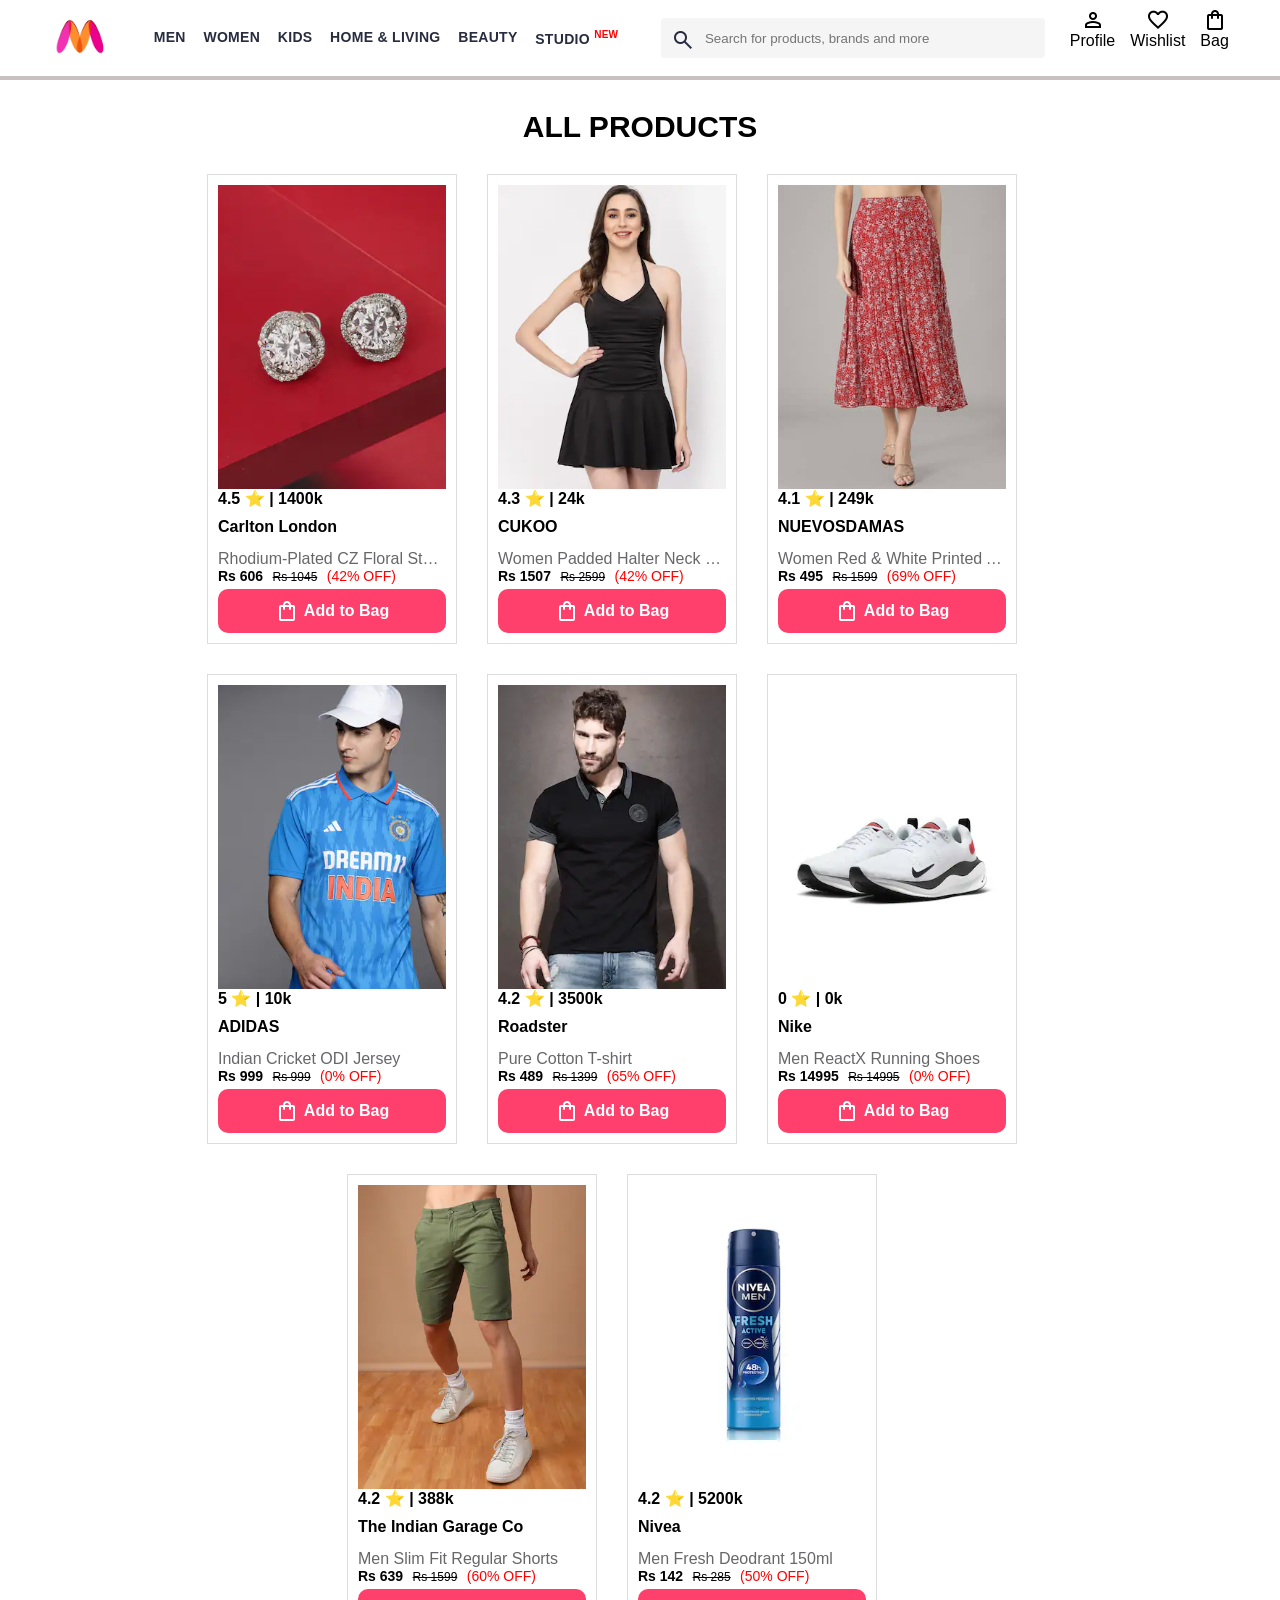
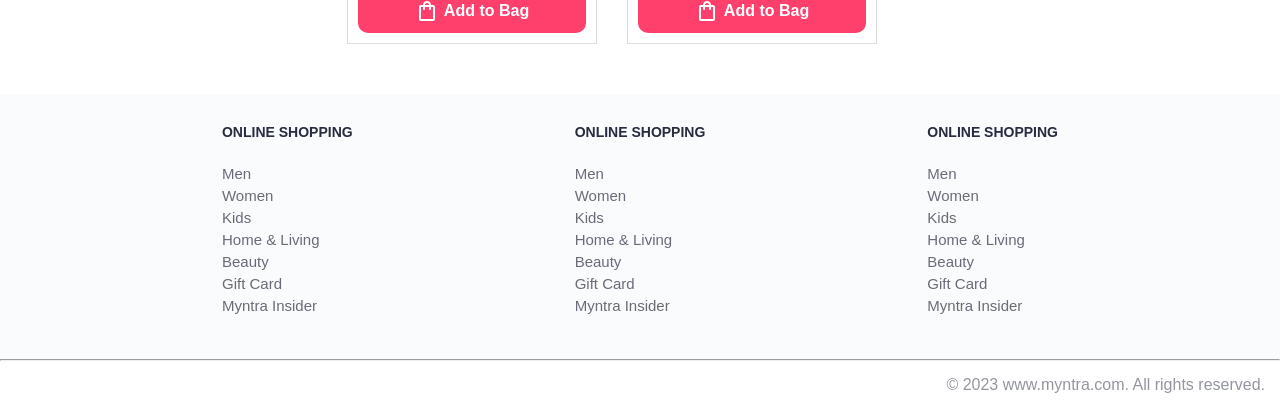
<file: index.html>
<!DOCTYPE html>
<html lang="en">
<head>
  <meta charset="UTF-8">
  <meta name="viewport" content="width=device-width, initial-scale=1.0">
  <title>Myntra Clone</title>
  <link rel="website icon" href=".myntra_logo.webp">
  <link rel="stylesheet" href="style.css">
  <link rel="stylesheet" href="https://fonts.googleapis.com/css2?family=Material+Symbols+Outlined:opsz,wght,FILL,GRAD@20..48,100..700,0..1,-50..200" />

</head>
<body>
  <header>
    <div class="logo_container">
      <a href="#"><img class="myntra_home" src="myntra_logo.webp" alt="Myntra Home"></a>
    </div>
    <div class="nav_bar">
      <a href="#" id="men">Men</a>
      <a href="#" id="women">Women</a>
      <a href="#" id="kids">Kids</a>
      <a href="#" id="homeLiving">Home & Living</a>
      <a href="#" id="beauty">Beauty</a>
      <a href="#" id="studio">Studio <sup>New</sup></a>
    </div>
    <div class="search_bar">
      <span class="material-symbols-outlined search_icon">search</span>
      <input class="search_input" placeholder="Search for products, brands and more">
    </div>
    <div class="action_bar">
      <div class="action_container">
        <span class="material-symbols-outlined"> person</span>
        <span class="action_name">Profile</span>
    </div>

    <div class="action_container">
        <span class="material-symbols-outlined action_icon">favorite</span>
        <span class="action_name">Wishlist</span>
    </div>

    <a class="action_container" href="bag.html">
      <span class="material-symbols-outlined action_icon">shopping_bag</span>
      <span class="action_name">Bag</span>
      <div class="bag-item-count">0</div>
  </a>
  </header>
  <main>
    <h1>ALL PRODUCTS</h1>
    <div class="items-container">
    </div>
  </main>
  <footer>
    <div class="footer_container">
        <div class="footer_column">
          <h3>ONLINE SHOPPING</h3>

          <a href="#">Men</a>
          <a href="#">Women</a>
          <a href="#">Kids</a>
          <a href="#">Home & Living</a>
          <a href="#">Beauty</a>
          <a href="#">Gift Card</a>
          <a href="#">Myntra Insider</a>
      </div>

      <div class="footer_column">
          <h3>ONLINE SHOPPING</h3>

          <a href="#">Men</a>
          <a href="#">Women</a>
          <a href="#">Kids</a>
          <a href="#">Home & Living</a>
          <a href="#">Beauty</a>
          <a href="#">Gift Card</a>
          <a href="#">Myntra Insider</a>
      </div>

      <div class="footer_column">
          <h3>ONLINE SHOPPING</h3>

          <a href="#">Men</a>
          <a href="#">Women</a>
          <a href="#">Kids</a>
          <a href="#">Home & Living</a>
          <a href="#">Beauty</a>
          <a href="#">Gift Card</a>
          <a href="#">Myntra Insider</a>
      </div>
    </div>
    <hr>

        <div class="copyright">
            © 2023 www.myntra.com. All rights reserved.
        </div>
  </footer>
  <script src="items.js"></script>
  <script src="script.js"></script>
  <script src="bag.js"></script>
</body>
</html>
</file>
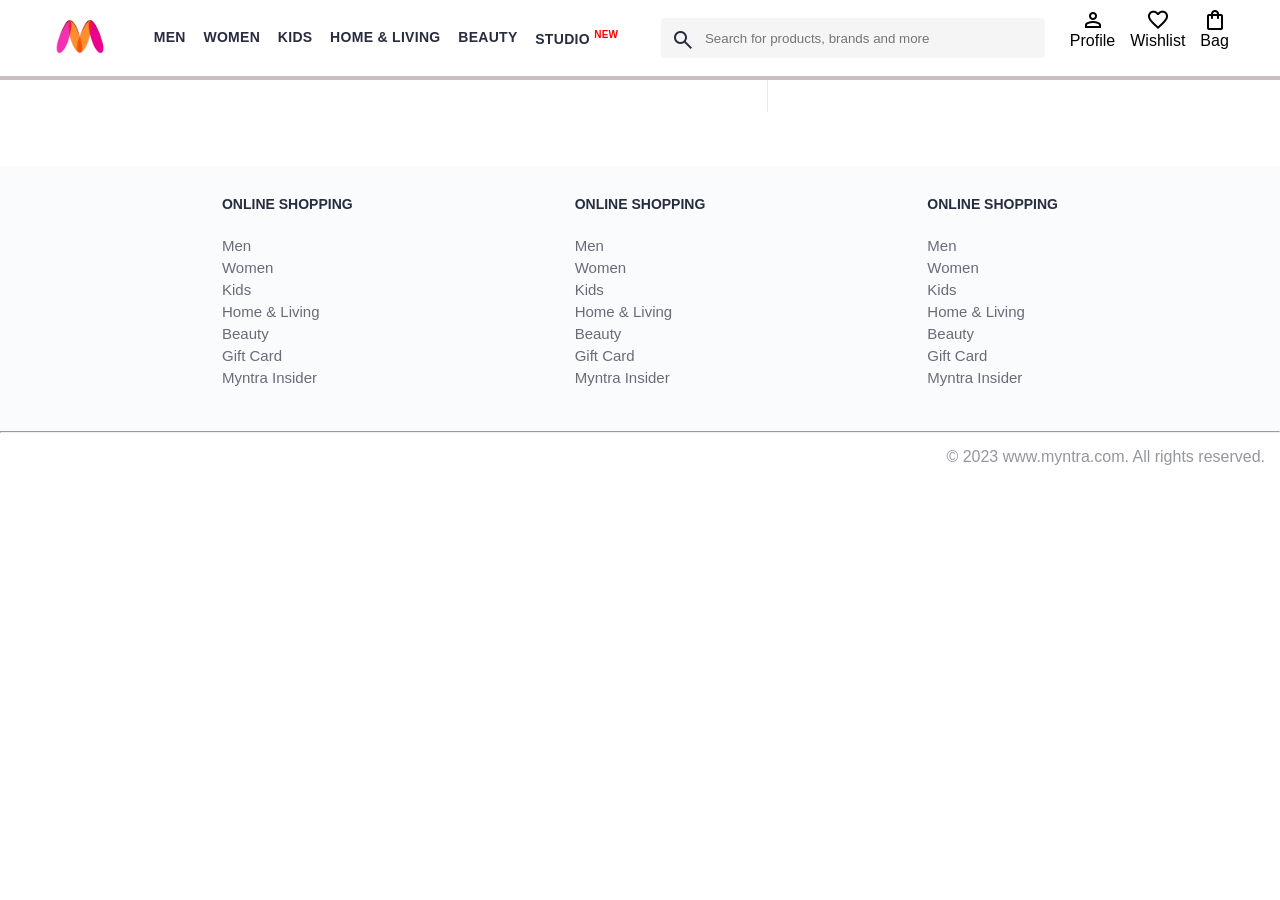
<file: bag.html>
<!DOCTYPE html>
<html lang="en">
<head>
  <meta charset="UTF-8">
  <meta name="viewport" content="width=device-width, initial-scale=1.0">
  <title>Myntra Clone</title>
  <link rel="stylesheet" href="style.css">
  <link rel="stylesheet" href="https://fonts.googleapis.com/css2?family=Material+Symbols+Outlined:opsz,wght,FILL,GRAD@20..48,100..700,0..1,-50..200" />
 
</head>
<body>
  <header>
    <div class="logo_container">
      <a href="#"><img class="myntra_home" src="myntra_logo.webp" alt="Myntra Home"></a>
    </div>
    <div class="nav_bar">
      <a href="index.html" id="men">Men</a>
      <a href="index.html" id="women">Women</a>
      <a href="index.html" id="kids">Kids</a>
      <a href="index.html" id="homeLiving">Home & Living</a>
      <a href="index.html" id="beauty">Beauty</a>
      <a href="index.html" id="studio">Studio <sup>New</sup></a>
    </div>
    <div class="search_bar">
      <span class="material-symbols-outlined search_icon">search</span>
      <input class="search_input" placeholder="Search for products, brands and more">
    </div>
    <div class="action_bar">
      <div class="action_container">
        <span class="material-symbols-outlined"> person</span>
        <span class="action_name">Profile</span>
    </div>

    <div class="action_container">
        <span class="material-symbols-outlined action_icon">favorite</span>
        <span class="action_name">Wishlist</span>
    </div>

    <a class="action_container" href="bag.html">
      <span class="material-symbols-outlined action_icon">shopping_bag</span>
      <span class="action_name">Bag</span>
      <div class="bag-item-count">0</div>
  </a>
  </header>
  <main>
    <div class="bag-page">
      <div class="bag-items-container">
        
      </div>
      <div class="bag-summary">
        
      </div>

    </div>
  </main>
  <footer>
    <div class="footer_container">
        <div class="footer_column">
          <h3>ONLINE SHOPPING</h3>

          <a href="#">Men</a>
          <a href="#">Women</a>
          <a href="#">Kids</a>
          <a href="#">Home & Living</a>
          <a href="#">Beauty</a>
          <a href="#">Gift Card</a>
          <a href="#">Myntra Insider</a>
      </div>

      <div class="footer_column">
          <h3>ONLINE SHOPPING</h3>

          <a href="#">Men</a>
          <a href="#">Women</a>
          <a href="#">Kids</a>
          <a href="#">Home & Living</a>
          <a href="#">Beauty</a>
          <a href="#">Gift Card</a>
          <a href="#">Myntra Insider</a>
      </div>

      <div class="footer_column">
          <h3>ONLINE SHOPPING</h3>

          <a href="#">Men</a>
          <a href="#">Women</a>
          <a href="#">Kids</a>
          <a href="#">Home & Living</a>
          <a href="#">Beauty</a>
          <a href="#">Gift Card</a>
          <a href="#">Myntra Insider</a>
      </div>
    </div>
    <hr>

        <div class="copyright">
            © 2023 www.myntra.com. All rights reserved.
        </div>
  </footer>
  <script src="items.js"></script>
  <script src="script.js"></script>
  <script src="bag.js"></script> 
</body>
</html>
</file>
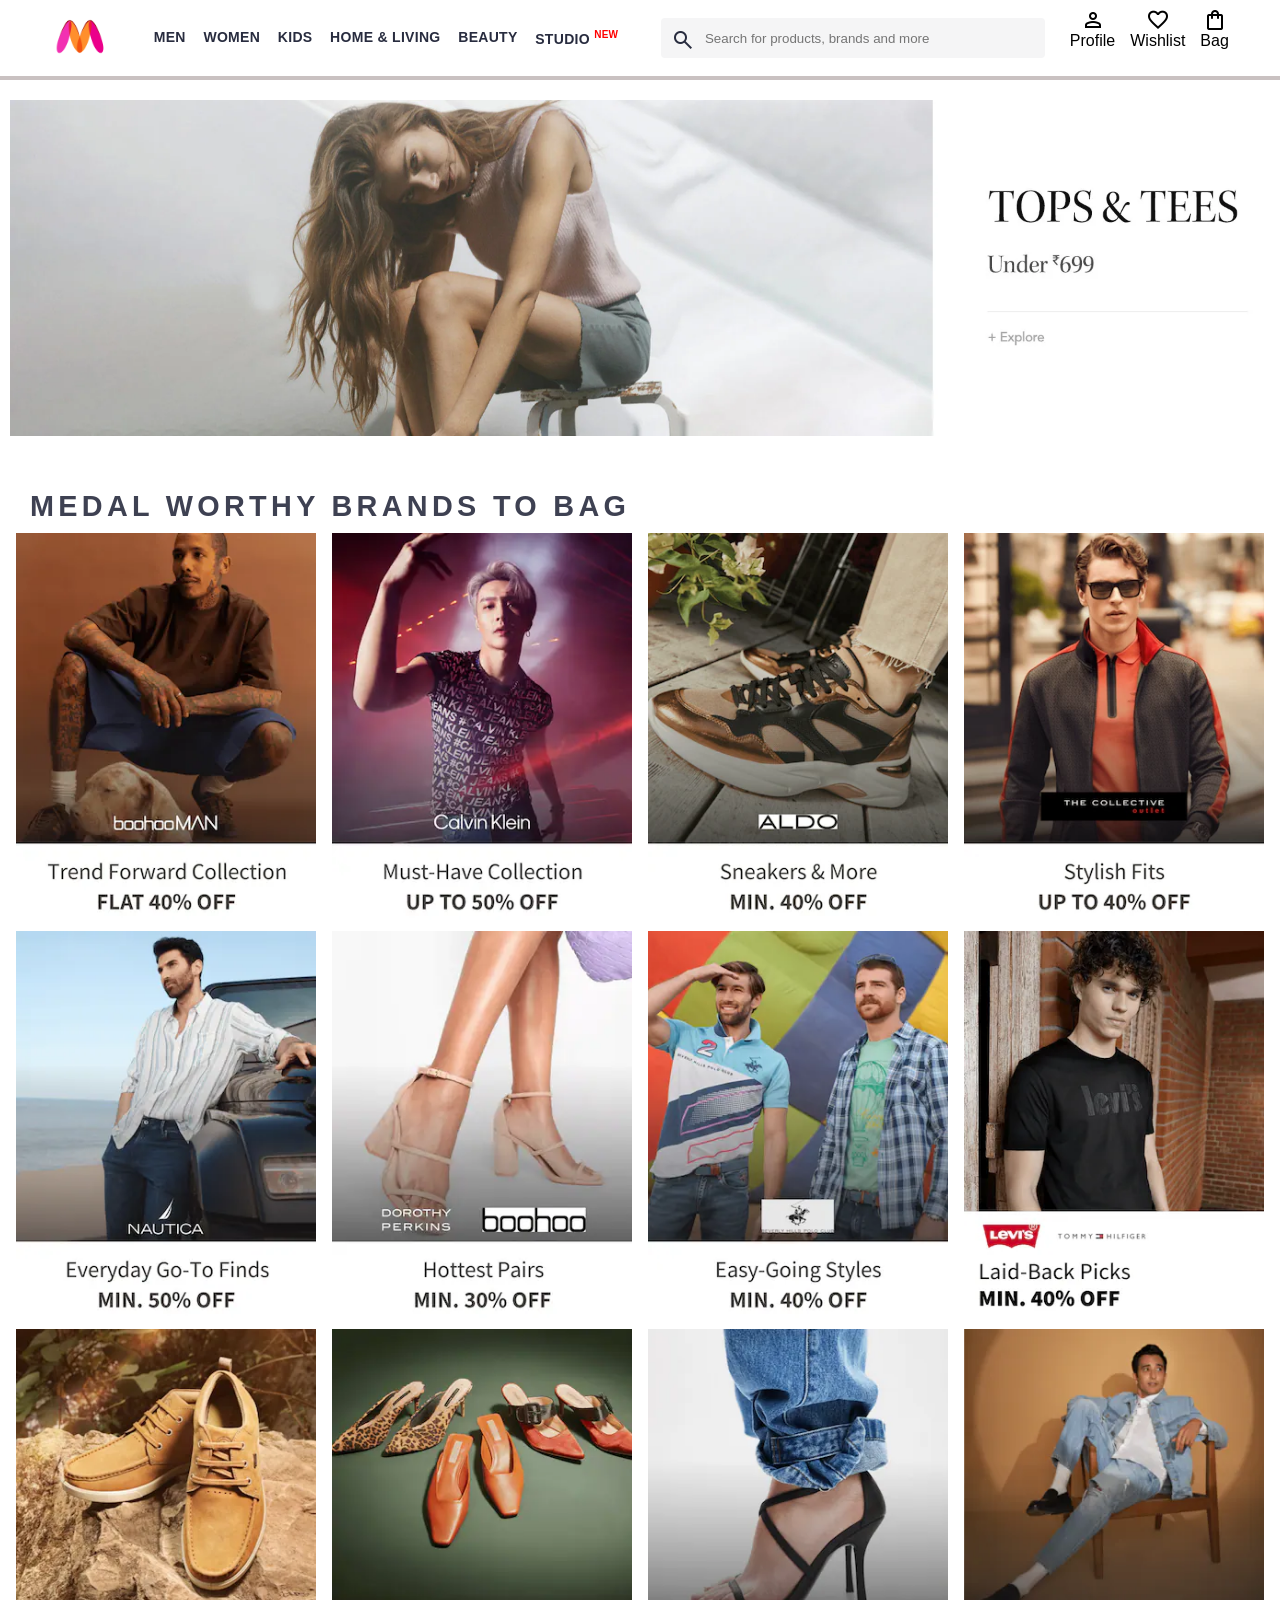
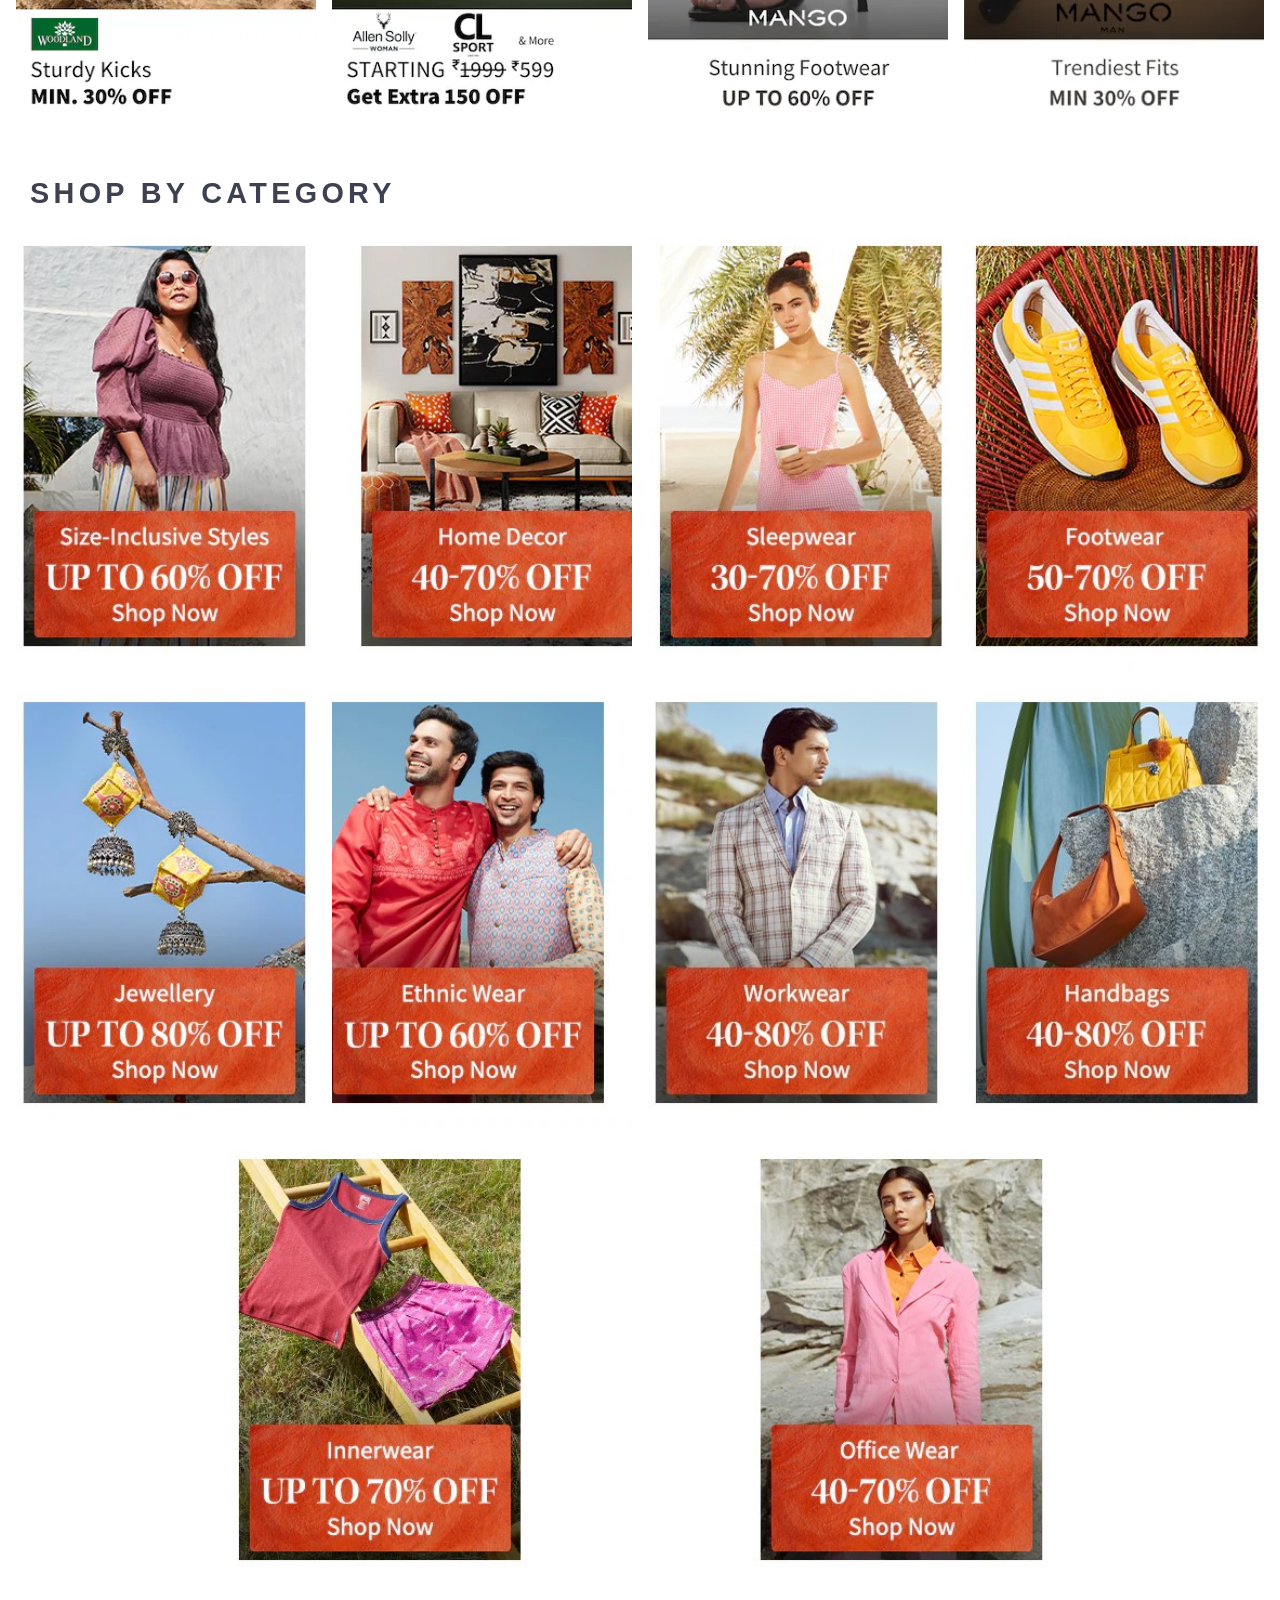
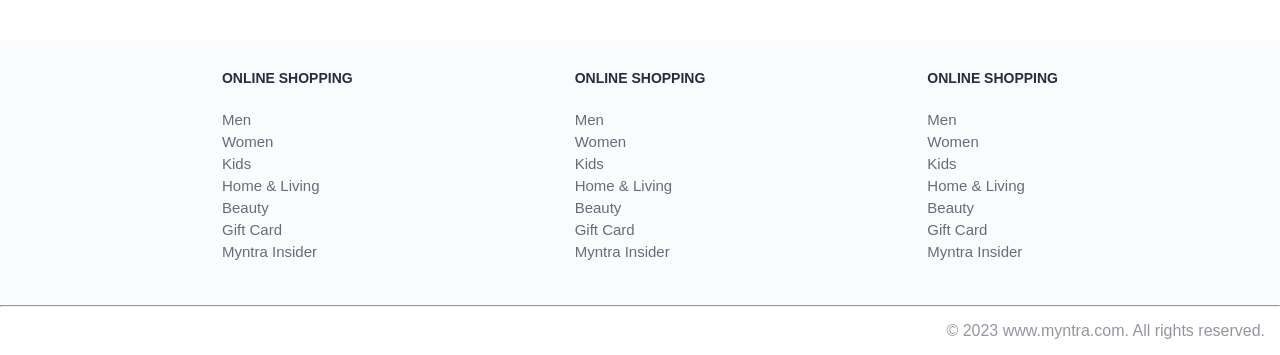
<file: myntra.html>
<!DOCTYPE html>
<html lang="en">
<head>
  <meta charset="UTF-8">
  <meta name="viewport" content="width=device-width, initial-scale=1.0">
  <title>Myntra Clone</title>
  <link rel="webpage icon" href=".myntra_logo.webp">
  <link rel="stylesheet" href="style.css">
  <link rel="stylesheet" href="https://fonts.googleapis.com/css2?family=Material+Symbols+Outlined:opsz,wght,FILL,GRAD@20..48,100..700,0..1,-50..200" />

</head>
<body>
  <header>
    <div class="logo_container">
      <a href="#"><img class="myntra_home" src="myntra_logo.webp" alt="Myntra Home"></a>
    </div>
    <div class="nav_bar">
      <a href="sample.html" id="men">Men</a>
      <a href="sample.html" id="women">Women</a>
      <a href="sample.html" id="kids">Kids</a>
      <a href="sample.html" id="homeLiving">Home & Living</a>
      <a href="sample.html" id="beauty">Beauty</a>
      <a href="" id="studio">Studio <sup>New</sup></a>
    </div>
    <div class="search_bar">
      <span class="material-symbols-outlined search_icon">search</span>
      <input class="search_input" placeholder="Search for products, brands and more">
    </div>
    <div class="action_bar">
      <div class="action_container">
        <span class="material-symbols-outlined"> person</span>
        <span class="action_name">Profile</span>
      </div>

      <div class="action_container">
        <span class="material-symbols-outlined action_icon">favorite</span>
        <span class="action_name">Wishlist</span>
      </div>

       <a class="action_container" href="bag.html">
        <span class="material-symbols-outlined action_icon">shopping_bag</span>
        <span class="action_name">Bag</span>
        <div class="bag-item-count">0</div>
      </a>
    </div>
  </header>
  <main>
    
    <div class="banner_container">
      <img class="banner_image" src="banner2.jpg" alt="Main Banner">
    </div>
    <div class="category_heading">MEDAL WORTHY BRANDS TO BAG</div>
    <div class="category_items">
            <a href="#"><img class="sale_item" src="offers/1.png"></a>
            <a href="#"><img class="sale_item" src="offers/2.png"></a>
            <a href="#"><img class="sale_item" src="offers/3.png"></a>
            <a href="#"><img class="sale_item" src="offers/4.png"></a>
            <a href="#"><img class="sale_item" src="offers/5.png"></a>
            <a href="#"><img class="sale_item" src="offers/6.png"></a>
            <a href="#"><img class="sale_item" src="offers/7.png"></a>
            <a href="#"><img class="sale_item" src="offers/8.png"></a>
            <a href="#"><img class="sale_item" src="offers/9.png"></a>
            <a href="#"><img class="sale_item" src="offers/10.png"></a>
            <a href="#"><img class="sale_item" src="offers/11.png"></a>
            <a href="#"><img class="sale_item" src="offers/12.png"></a>
    </div>

    <div class="category_heading">SHOP BY CATEGORY</div>
    <div class="category_items">
          <a href="#"><img class="sale_item" src="categories/1.jpg"></a>
          <a href="#"><img class="sale_item" src="categories/2.jpg"></a>
          <a href="#"><img class="sale_item" src="categories/3.jpg"></a>
          <a href="#"><img class="sale_item" src="categories/4.jpg"></a>
          <a href="#"><img class="sale_item" src="categories/5.jpg"></a>
          <a href="#"><img class="sale_item" src="categories/6.jpg"></a>
          <a href="#"><img class="sale_item" src="categories/7.jpg"></a>
          <a href="#"><img class="sale_item" src="categories/8.jpg"></a>
          <a href="#"><img class="sale_item" src="categories/9.jpg"></a>
          <a href="#"><img class="sale_item" src="categories/10.jpg"></a>
    </div>
  </main>
  <footer>
    <div class="footer_container">
        <div class="footer_column">
          <h3>ONLINE SHOPPING</h3>

          <a href="#">Men</a>
          <a href="#">Women</a>
          <a href="#">Kids</a>
          <a href="#">Home & Living</a>
          <a href="#">Beauty</a>
          <a href="#">Gift Card</a>
          <a href="#">Myntra Insider</a>
      </div>

      <div class="footer_column">
          <h3>ONLINE SHOPPING</h3>

          <a href="#">Men</a>
          <a href="#">Women</a>
          <a href="#">Kids</a>
          <a href="#">Home & Living</a>
          <a href="#">Beauty</a>
          <a href="#">Gift Card</a>
          <a href="#">Myntra Insider</a>
      </div>

      <div class="footer_column">
          <h3>ONLINE SHOPPING</h3>

          <a href="#">Men</a>
          <a href="#">Women</a>
          <a href="#">Kids</a>
          <a href="#">Home & Living</a>
          <a href="#">Beauty</a>
          <a href="#">Gift Card</a>
          <a href="#">Myntra Insider</a>
      </div>
    </div>
    <hr>
     <div class="copyright">
            © 2023 www.myntra.com. All rights reserved.
      </div>
  </footer>
  <script src="items.js"></script>
  <script src="script.js"></script>
  <script src="bag.js"></script>
</body>
</html>
</file>
<file: style.css>
*{
  margin: 0;
  padding: 0;
  font-family: Assistant,-apple-system,BlinkMacSystemFont,Segoe UI,Roboto,Helvetica,Arial,sans-serif;
  box-sizing: border-box;
}
header{
  display: flex;
  background-color: rgb(255, 255, 255);
  height: 80px;
  justify-content: space-between;
  align-items: center;
  border-bottom: 4px solid #c9c1c1;
}
.myntra_home{
  height: 45px;
}
.logo_container{
  margin-left: 4%;
}
.action_bar{
  margin-right: 4%;
}
.nav_bar {
  display: flex;
  min-width: 500px;
  justify-content: space-evenly;
}
.nav_bar a{
  font-size: 14px;
    letter-spacing: .3px;
    color: #282c3f;
    font-weight: 700;
    text-transform: uppercase;
    text-decoration: none;
    padding: 28px 0;
}
.nav_bar a:hover {
    border-bottom: 4px solid #f54e77;
}

.nav_bar a sup{
  font-size: 10px;
  color: red;
}
.search_bar{
  min-width: 200px;
  height: 40px;
  width: 30%;
  display: flex;
  align-items: center;
}
.search_icon {
  box-sizing: content-box;
  height: 20px;
  padding: 10px;
  background-color: #f5f5f6;
  color: #282c3f;
  font-weight: 300;
  border-radius: 4px 0 0 4px;
}
.search_input {
  color: #696e79;
  background-color: #f5f5f6;
  flex-grow: 1;
  height: 40px;
  border: 0;
  border-radius: 0 4px 4px 0;
}
.action_bar{
  display: flex;
  gap: 15px;
  justify-content: space-evenly;
}
.action_container{
  display: flex;
    flex-direction: column;
    align-items: center;
}
.banner_container {
  margin-top: 20px;
  width: 100%;
}
.banner_image {
  margin-left: 10px;
  margin-right: 10px;
  width: 100%;
  object-fit: cover;
}
.category_heading {
  text-transform: uppercase;
  color: #3e4152;
  letter-spacing: .15em;
  font-size: 1.8em;
  margin: 50px 0 10px 30px;
  max-height: 5em;
  font-weight: 700;
}
.category_items {
  display: flex;
  flex-wrap: wrap;
  justify-content: space-evenly;
}
.sale_item {
  width: 300px;
}
.footer_container {
  margin-top: 50px;
  padding: 30px 0px 40px 0px;
  background: #FAFBFC;
  display: flex;
  justify-content: space-evenly;
}
.footer_column {
  display: flex;
  flex-direction: column;
}
.footer_column h3 {
  color: #282c3f;
  font-size: 14px;
  margin-bottom: 25px;
}
.footer_column a {
  color: #696b79;
  font-size: 15px;
  text-decoration: none;
  padding-bottom: 5px;
}
.copyright {
  color: #94969f;
  text-align: end;
  padding: 15px;
}

/*bag*/
.bag-item-count{
  background-color: red;
  position: relative;
  top: -44px;
  left:13px;
  text-align: center;
  line-height: 18px;
  padding: 0 6px;
  border-radius: 50%;
  font-size: 12px;
  color: white;
  font-weight: 700;
  cursor: pointer;
}
a.action_container{
  text-decoration: none;
  color: black;
}
/* products*/
h1{
  text-align: center;
  font-weight: 900;
  font-size: 30px;
  margin-top: 30px;
  margin-bottom: 30px;
}
.items-container{
  margin-left: 100px;
    width: 80%;
    display: flex;
    flex-wrap: wrap;
    align-items: center;
    justify-content: center;
    gap: 30px;
}
.item-container{
  width: 250px; 
  box-sizing: border-box;
  padding: 10px;
  border: 1px solid #ddd;
  display: flex;
  flex-direction: column;
  justify-content: space-between;
}
.item-image{
  width: 100%;
}
.rating{
  font-weight: 700;
}
.company-name{
  margin-top: 10px;
  font-weight: 700;
  font-size: 16px;
}
.item-name{
  font-weight: 400;
  font-size: 16px;
  color: #676769;
  line-height: 1;
  overflow: hidden;
  text-overflow: ellipsis;
  white-space: nowrap;
  margin-top: 15px;
}
.price{
  line-height: 18px;
}
.current-price{
  font-weight: 700;
  font-size: 14px;
}
.original-price{
  margin-left: 5px;
  font-weight: 400;
  font-size: 12px;
  text-decoration:line-through ;
}
.discount{
  margin-left: 5px;
  font-weight: 400;
  font-size: 14px;
  color: red;
}
.add-to-cart{
  display: flex;
  align-items: center;
  justify-content: center;
  margin-top: 3px;
  width: 100%;
  border-radius: 10px;
  font-size: 16px;
  font-weight: 700;
  background-color: rgb(255, 63, 108);
  cursor: pointer;
  color: white;
  padding: 10px;
  border: none;
}
.leftbag{
  margin-right: 5px;
}

/*bag*/
.bag-page{
  width: 75%;
  margin-left: 12%;
}
.bag-items-container{
  display: inline-block;
  width: 64%;
  padding-right: 20px;
  border-right: 1px solid #eaeaec;
  padding-top: 32px;
  color: #282c3f;
  font-size: 13px;
  line-height: 1.42857143;
}
.bag-item-container{
  margin-bottom: 8px;
  background: #fff;
  font-size: 14px;
  border: 1px solid #eaeaec;
  border-radius: 4px;
  position: relative;
  padding: 12px 12px 0;
}

.item-left-part{
  position: absolute;
  background: rgb(255, 242, 223);
  height: 148px;
  width: 111px;

}
.bag-item-img{
  width: 100%;
}
.item-right-part{
  padding-left: 12px;
  position: relative;
  min-height: 148px;
  margin-left: 111px;
  margin-bottom: 12px;
}
.return-period{
  display: inline-flex;
  font-size: 14px;
  padding-top: 8px;
}
.return-period-days{
  font-weight: 700;
  margin-right: 4px;
}
.delivery-details{
  margin-top: 5px;
  color: #282c3f;
  font-size: 12px;
  letter-spacing: -.1px;
  margin-bottom: 8px;
  line-height: 15px;
}
.delivery-details-days{
  color: #03a685;
}
.remove-from-cart{
  position: absolute;
  top: 0;
  right: 18px;
  font-size: 25px;
  width: 14px;
  height: 14px;
  cursor: pointer;
}
/*summary */
.bag-summary{
  vertical-align: top;
  display: inline-block;
  width: 35%;
  padding: 24px 0 0 16px;
  color: #282c3f;
  font-size: 13px;
  line-height: 1.42857143;
}
.bag-details-container{
  margin-bottom: 16px;
}
.price-header{
  font-size: 12px;
  font-weight: 700;
  margin: 24px 0 16px;
  color: #535766;
}
.price-item{
  margin-bottom: 12px;
  line-height: 16px;
  font-size: 14px;
  color: #282c3f;
}
.price-item-value{
  float: right;
}
.priceDetail-base-discount{
  color: #03a685;
}
.price-footer{
  font-weight: 700;
  font-size: 15px;
  padding-top: 16px;
  border-top: 1px solid #eaeaec;
  color: #3e4152;
  line-height: 16px;
}
.btn-place-order{
  width: 100%;
  letter-spacing: 1px;
  font-size: 14px;
  font-weight: 600;
  border-radius: 2px;
  border-width: 0px;
  padding: 10px 16px;
  background-color: rgb(255, 63, 108);
  color: rgb(255, 255, 255);
  cursor: pointer;
  margin-bottom: 50px;
}
</file>
